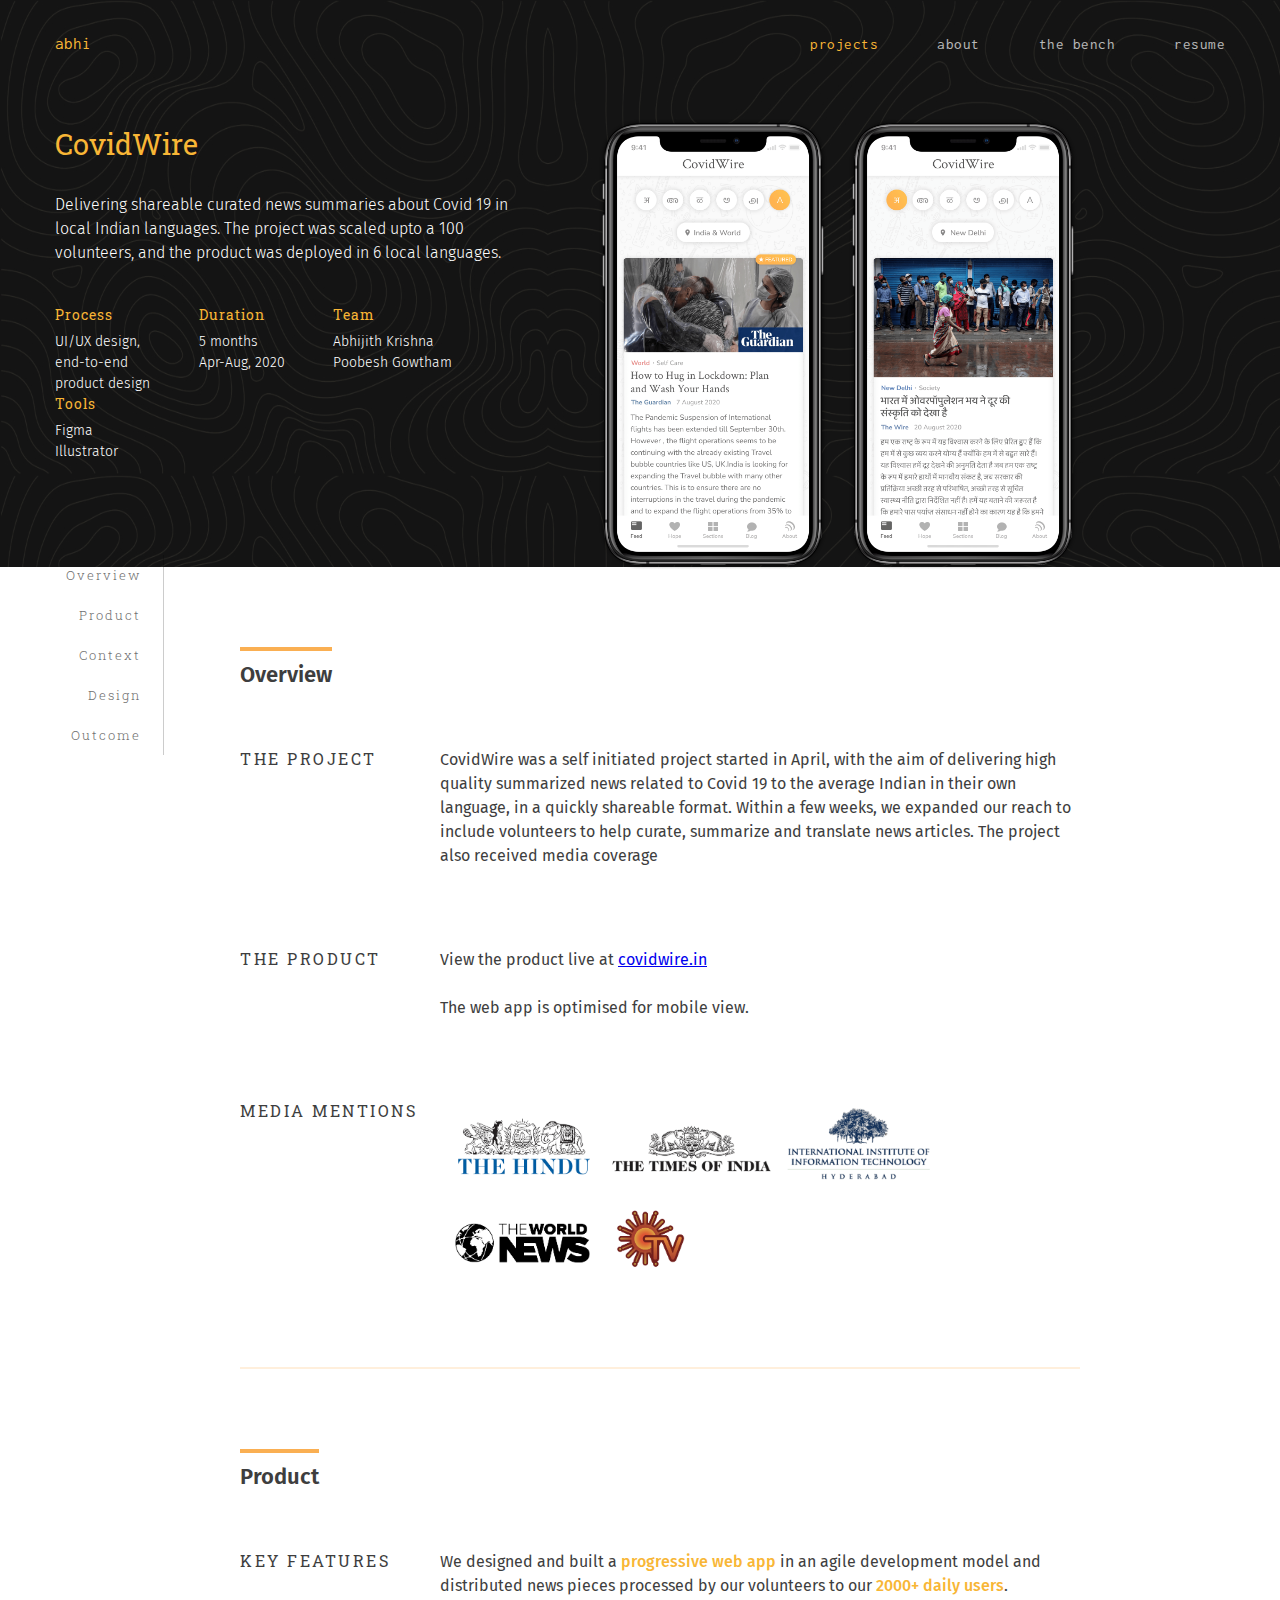
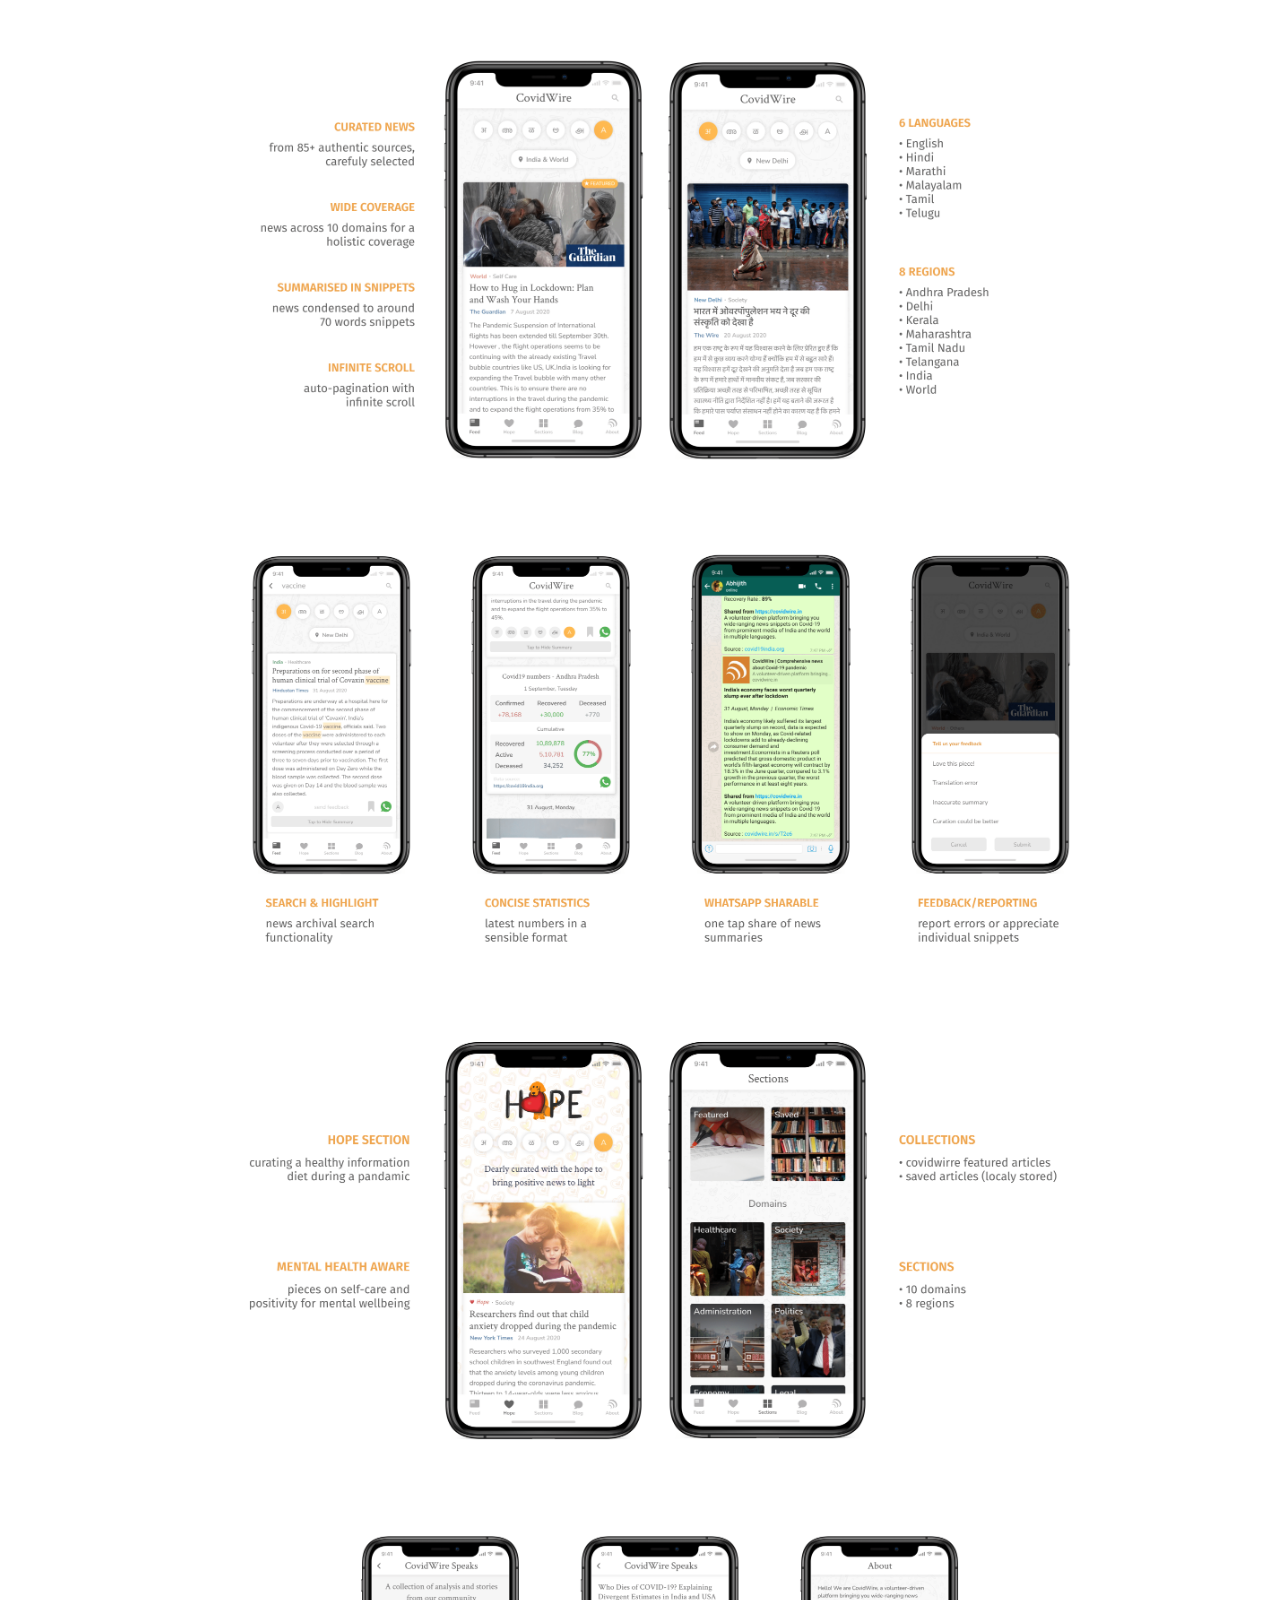
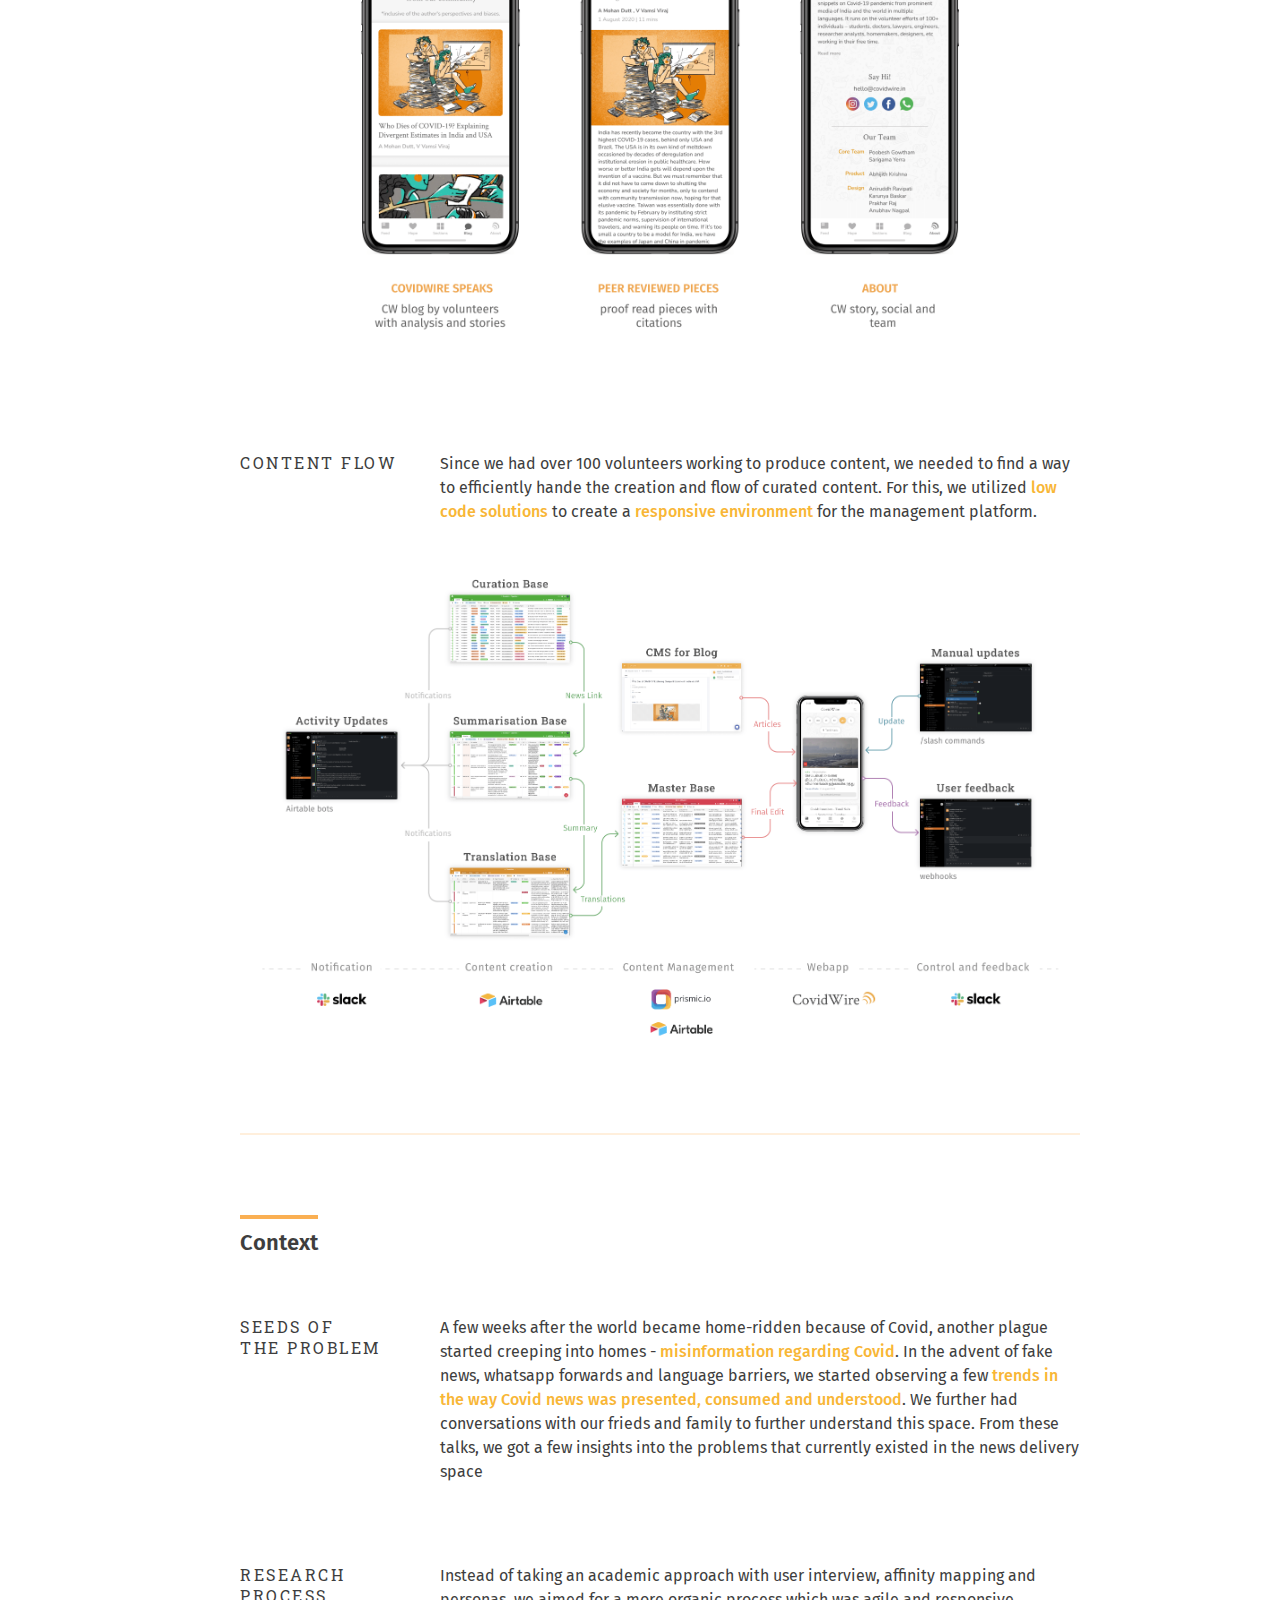
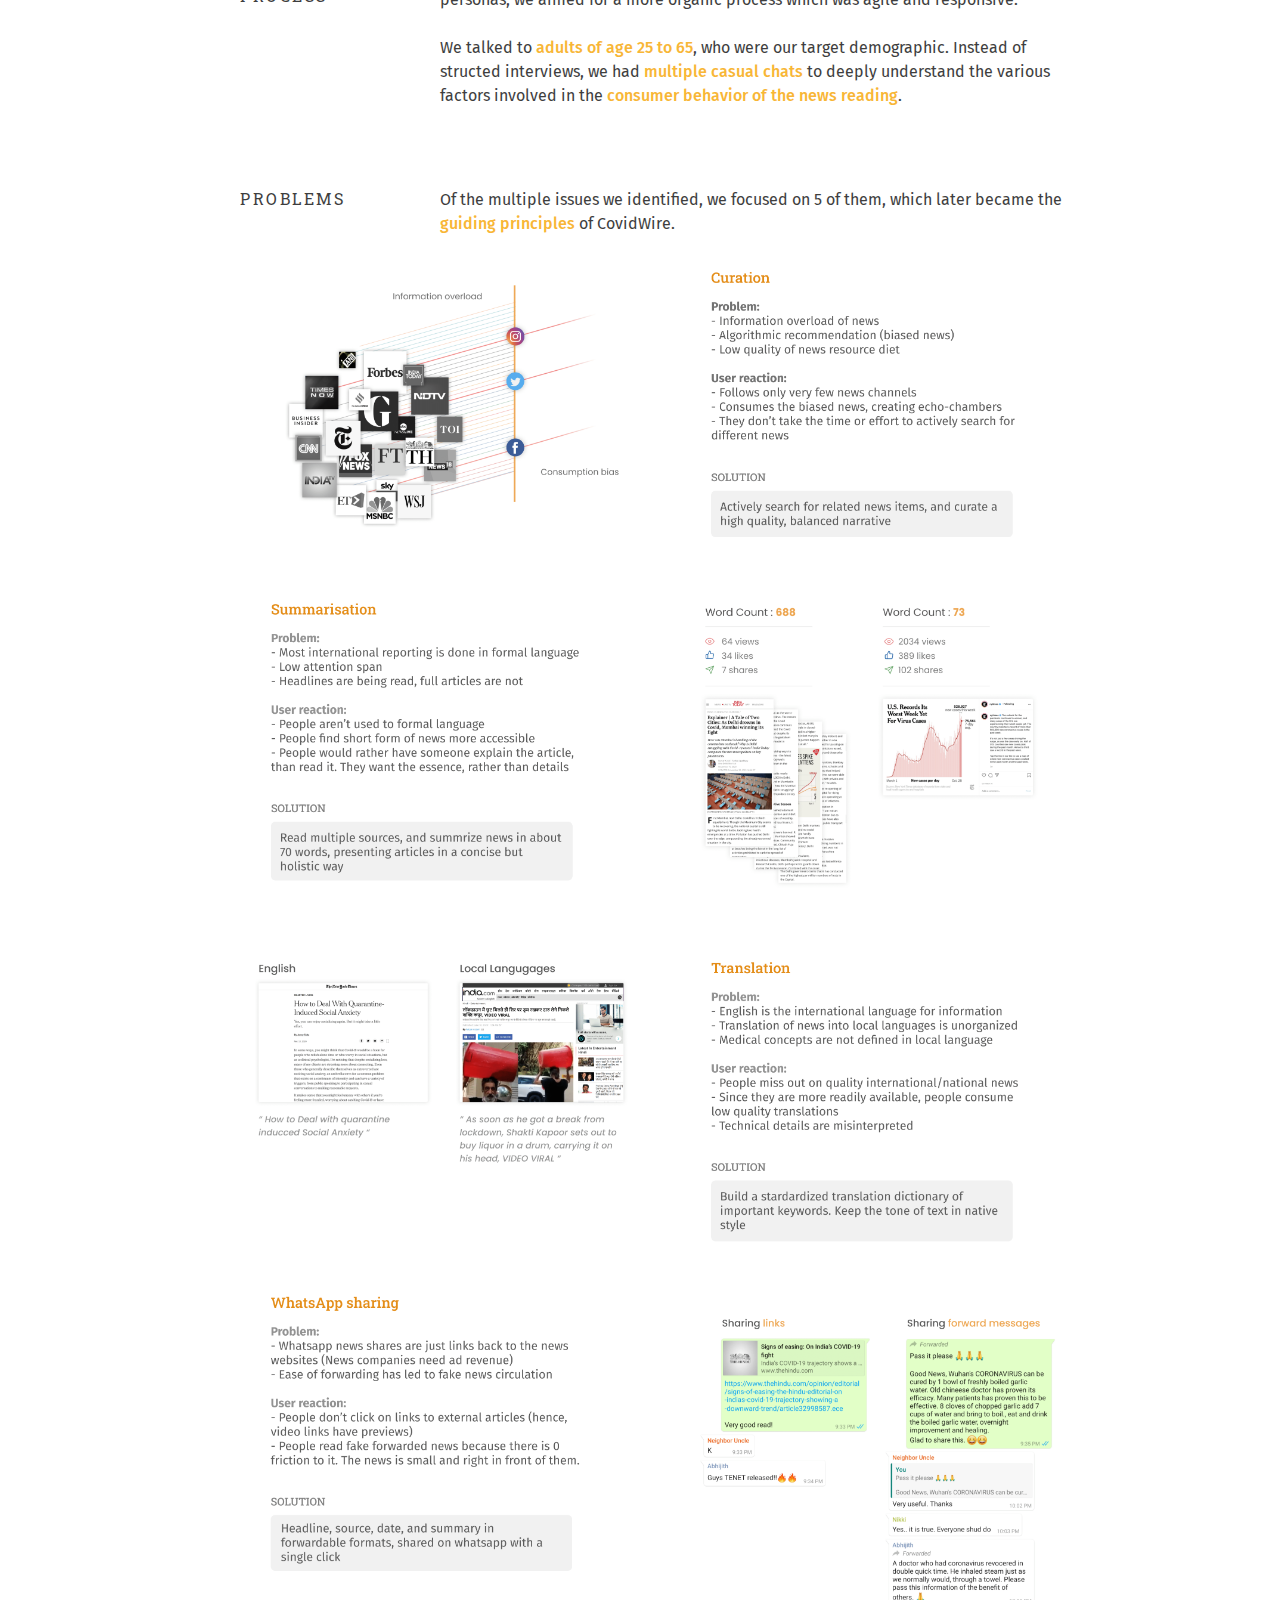
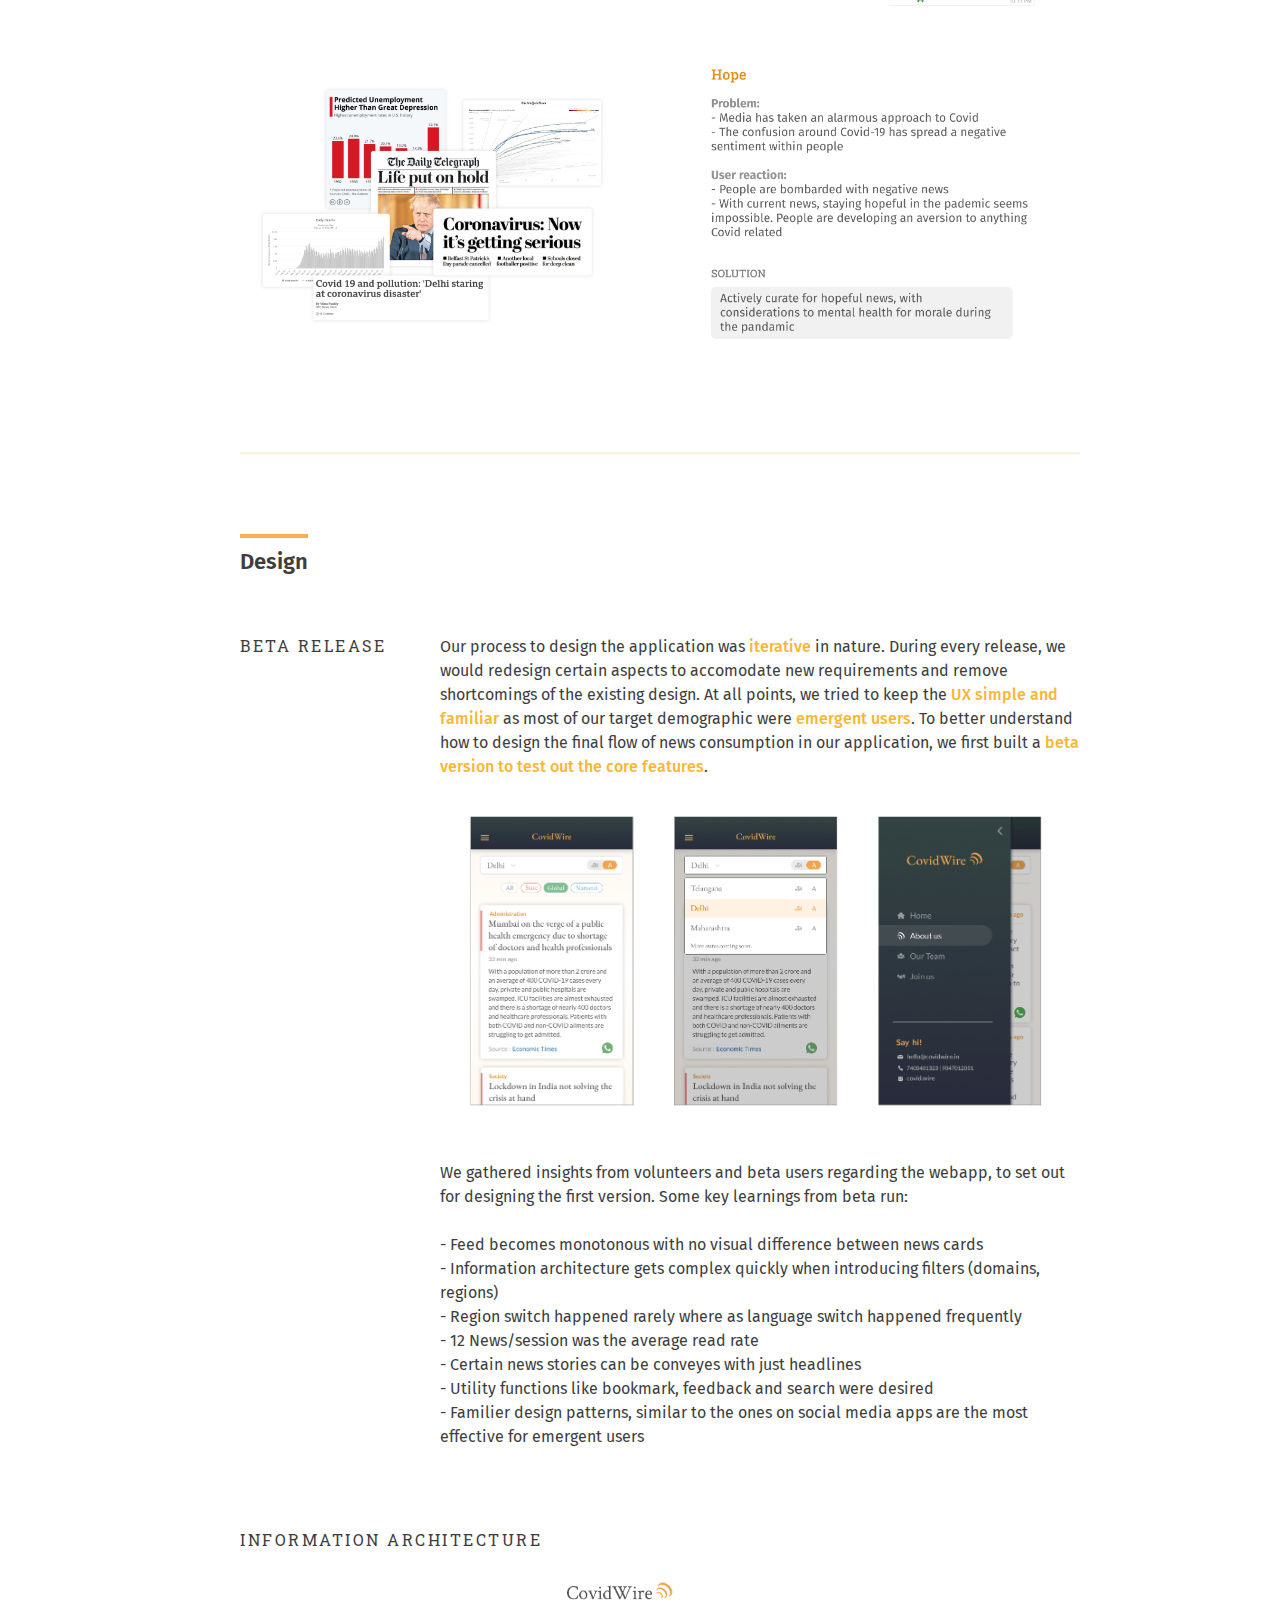
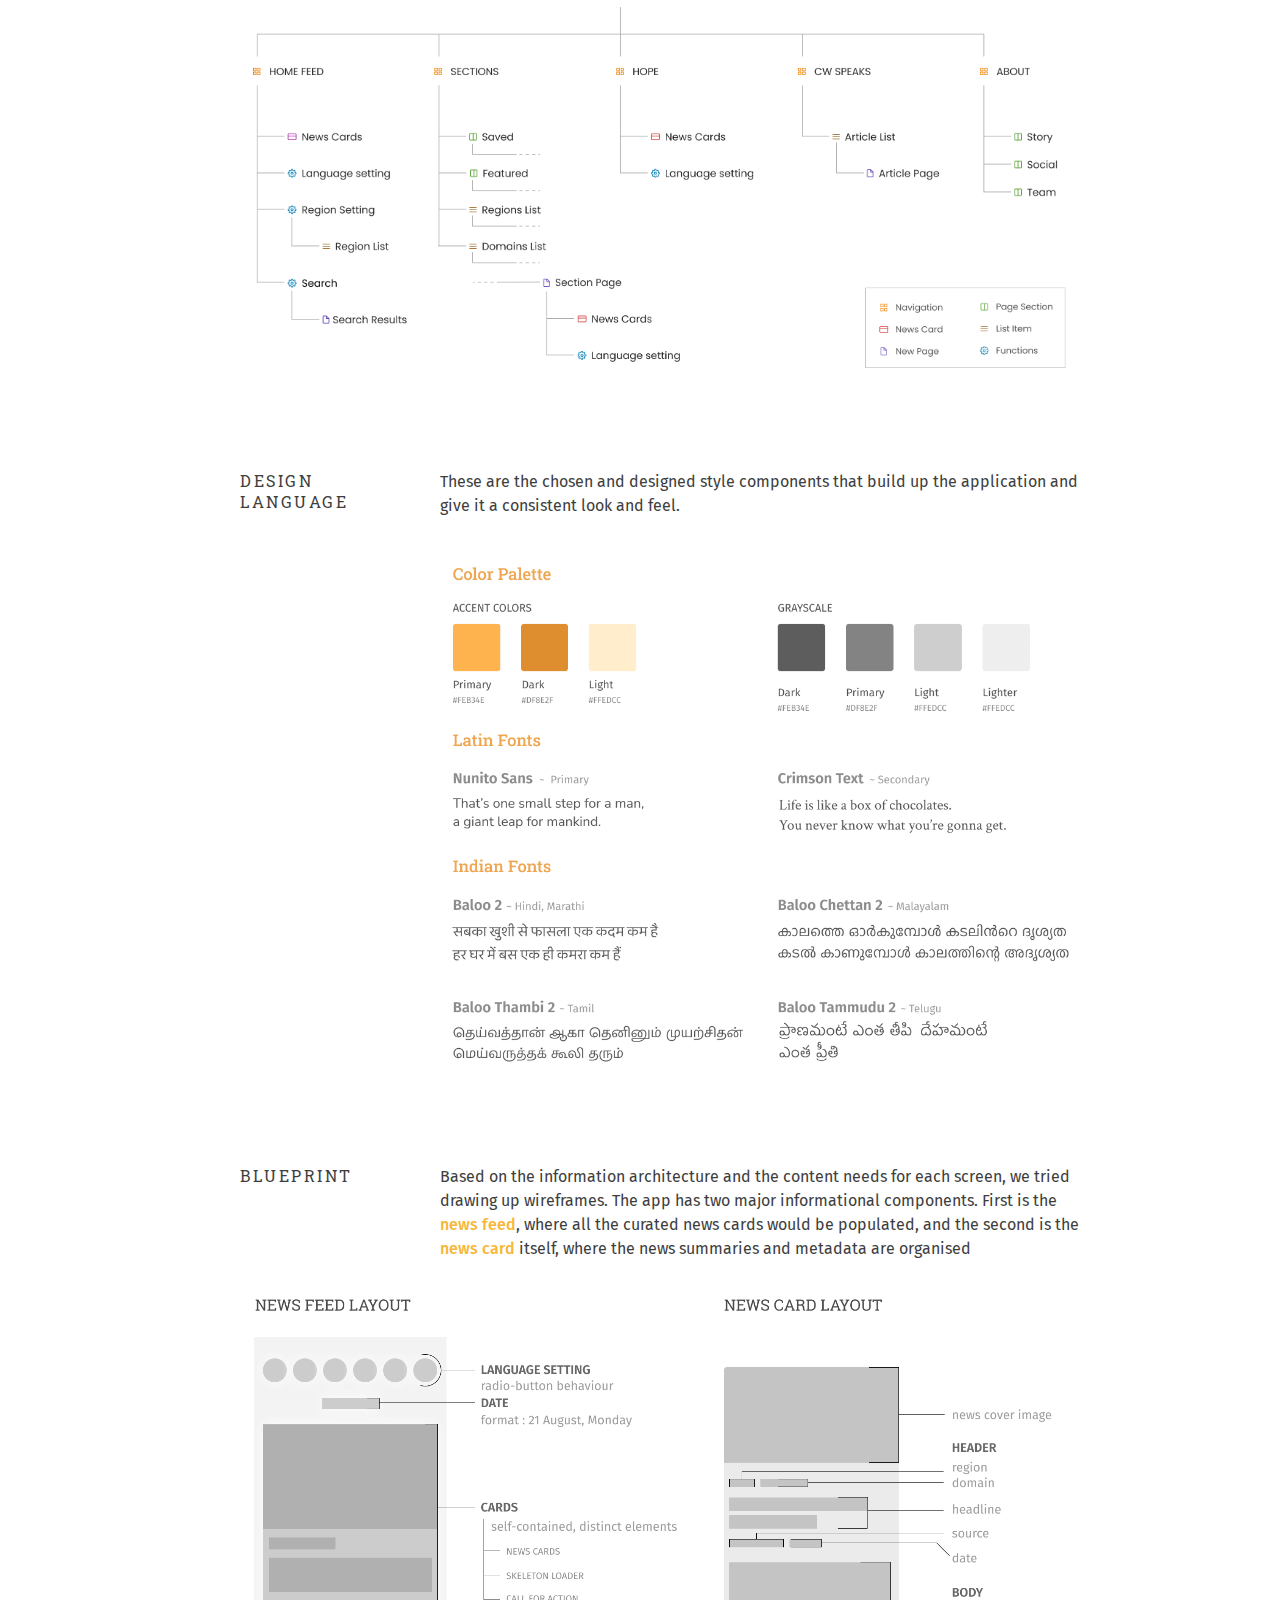
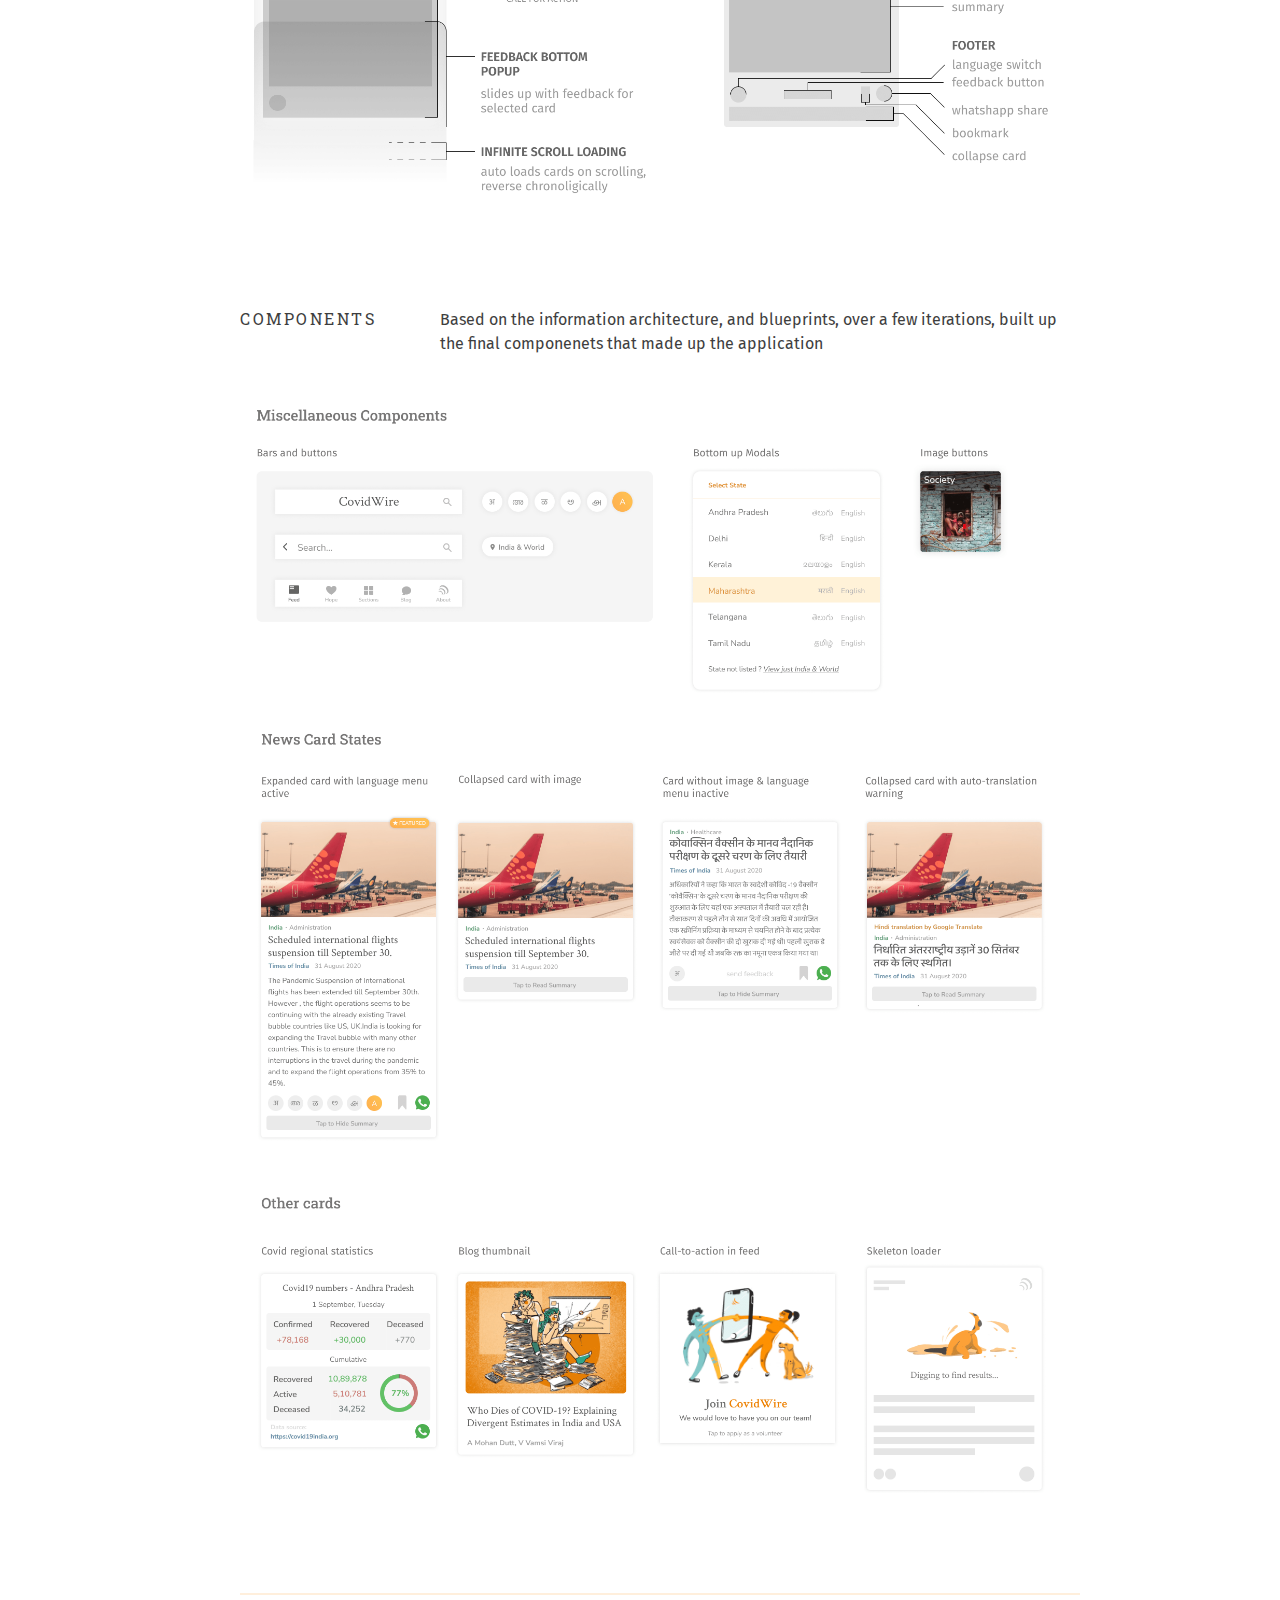
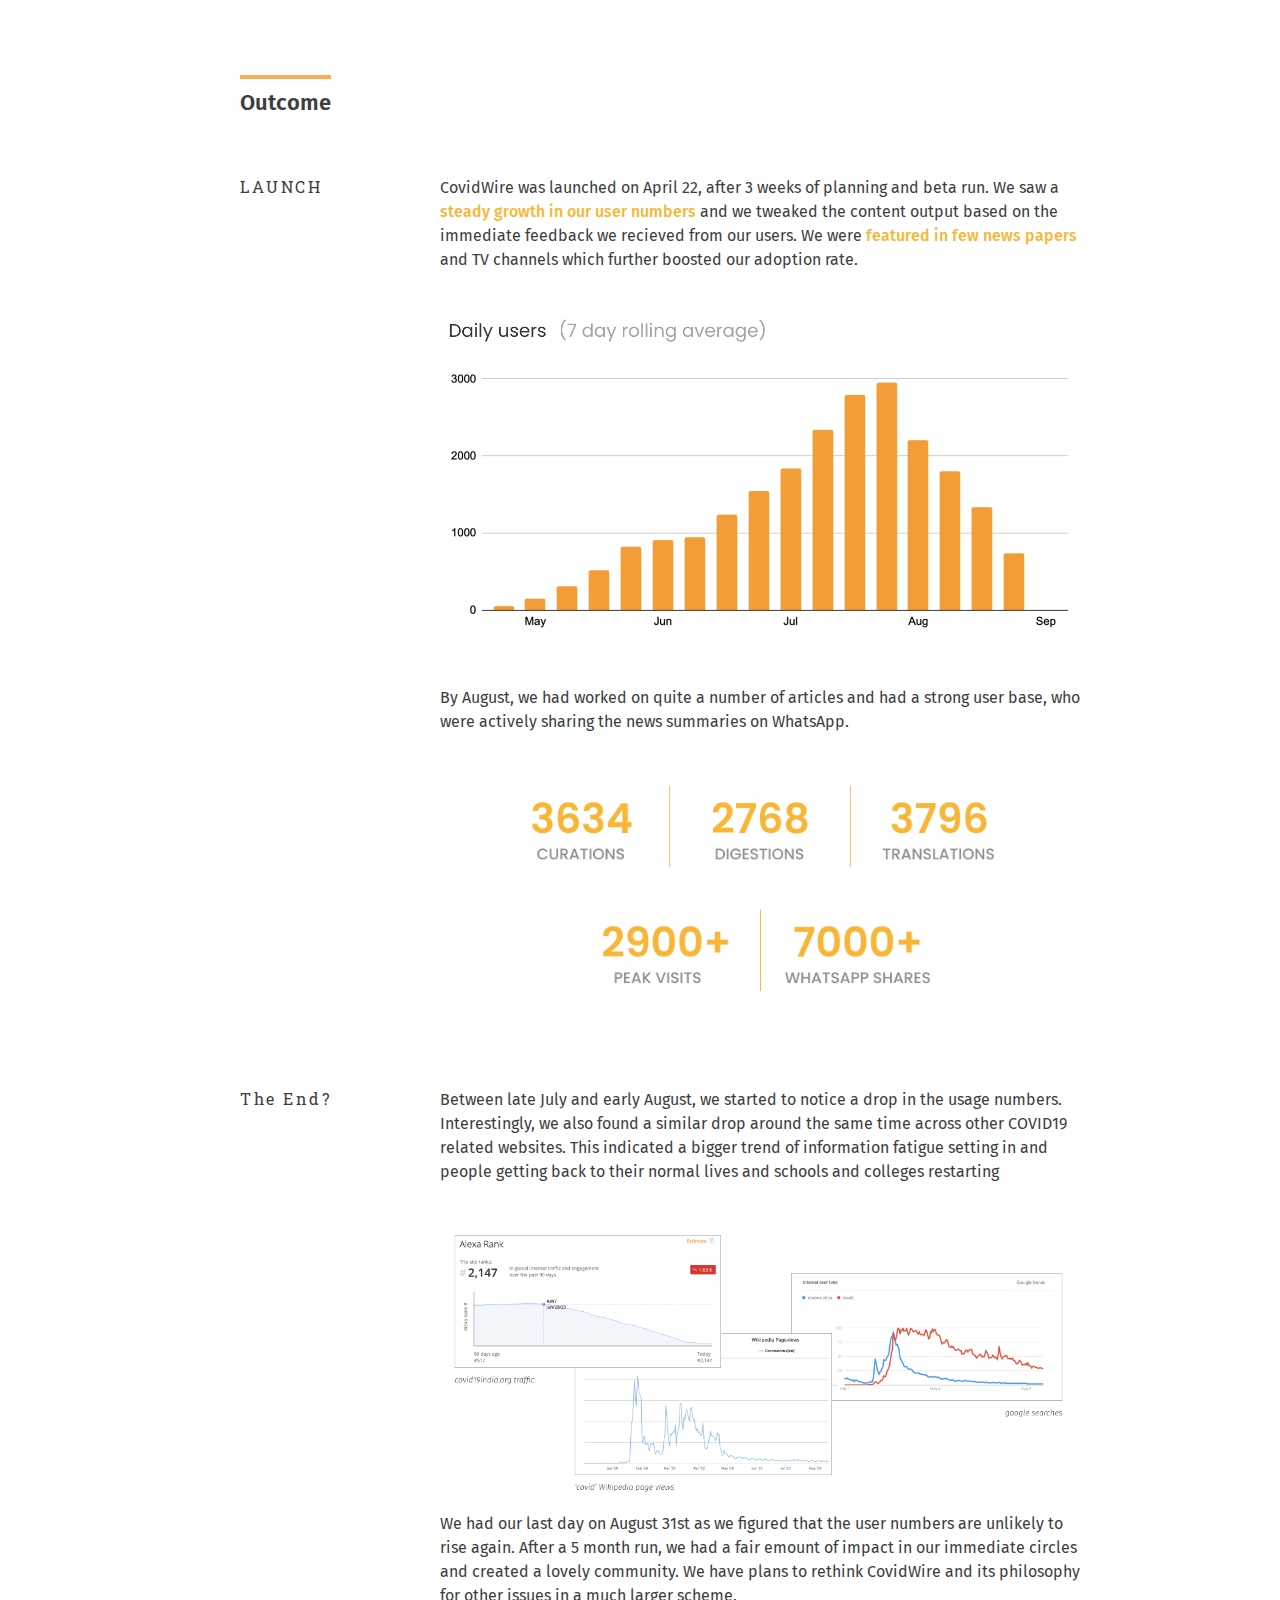
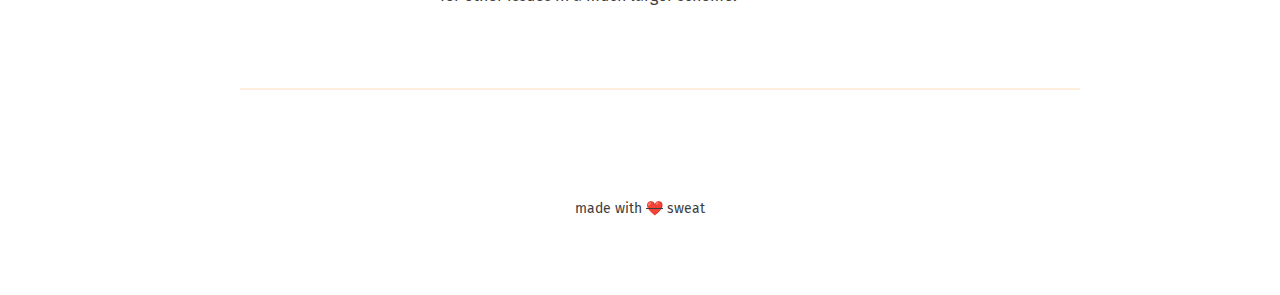
<file: projects/covidwire/index.html>
<!DOCTYPE html>
<html>
	<head>
		<meta charset="utf-8">
		<meta name="viewport" content="width=device-width, initial-scale=1">
		<link rel="shortcut icon" href="assets/fav.png" type="image/x-icon">
		<link rel="stylesheet" href="../../style.css">
		<link href="https://fonts.googleapis.com/css2?family=Fira+Sans:wght@300;400;500;600&family=Inconsolata&family=Roboto+Slab:wght@200;300;400;500;600&display=swap" rel="stylesheet">


	</head>
	
	<title>CovidWire | Abhijith Krishna</title>
	
	<body>

  		<div class="progress-container">
   	 		<div class="progress-bar" id="myBar"></div>
  		</div>

		<!--HEAD FOR EACH PROJECT-->
		<div class="project-head">
			
			<div class="nav-bar">
				<div id="abhi-nav"><a href="../../index.html" class="navss">abhi</a></div>
				<div id="nav-link-holder">
					<div class="nav-links nav-links-selected"><a href="/#ps1" class="navss">projects</a></div>
					<div class="nav-links"><a href="../../about.html" class="navss">about</a></div>
					<div class="nav-links"><a href="../../bench.html" class="navss">the bench</a></div>
					<div class="nav-links"><a href="assets/resume.pdf" target="_blank" class="navss">resume</a></div>
				</div>		
			</div>

			<div class="project-info">
				<div class="info-text">
					<div class="project-name">CovidWire</div>
					<div class="project-desc">Delivering shareable curated news summaries about Covid 19 in local Indian languages. The project was scaled upto a 100 volunteers, and the product was deployed in 6 local languages.</div>
					<div class="project-tags">
						<div class="tags" style="margin-right: 20px">
							<div class="tag-header">Process</div>
							<div class="tag-text">UI/UX design,<br>end-to-end product design</div>
						</div>
						<div class="tags">
							<div class="tag-header">Duration</div>
							<div class="tag-text">5 months<br>Apr-Aug, 2020</div>
						</div>
						<div class="tags" style="width: 120px">
							<div class="tag-header">Team</div>
							<div class="tag-text">Abhijith Krishna<br>Poobesh Gowtham</div>
						</div>
						<div class="tags">
							<div class="tag-header">Tools</div>
							<div class="tag-text">Figma<br>Illustrator</div>
						</div>
						
					</div>
				</div>
				<div class="project-head-image"><img src="./assets/cw1.png" width="250px" height="auto"><img src="./assets/cw2.png" width="250px" height="auto"></div>
			</div>
		</div>

		<!-- Project section Navigator -->
		<div class="navigator" id="nav-nav">
			<div onclick="goTo('section1')" class="project-links" id="section1-nav">Overview</div>
			<div onclick="goTo('section2')" class="project-links" id="section2-nav">Product</div>
			<div onclick="goTo('section3')" class="project-links" id="section3-nav">Context</div>
			<div onclick="goTo('section4')" class="project-links" id="section4-nav">Design</div>
			<div onclick="goTo('section5')" class="project-links" id="section5-nav">Outcome</div>
		</div>

		<!-- Section 1: Overview -->
		<div class="section" id="section1">
			<div class="section-head">Overview</div>

			<!-- The project -->
			<div class="body">
				<div class="body-title">THE PROJECT</div>
				<div class="body-content">
					<div class="body-text">CovidWire was a self initiated project started in April, with the aim of delivering high quality summarized news related to Covid 19 to the average Indian in their own language, in a quickly shareable format. Within a few weeks, we expanded our reach to include volunteers to help curate, summarize and translate news articles. The project also received media coverage</div>
				</div>
			</div>

			<!---CHALLENGE-->
			<div class="body">
				<div class="body-title">THE PRODUCT</div>
				<div class="body-content">
					<div class="body-text">View the product live at <a href="https://covidwire.in" target="_blank"> covidwire.in</a><br><br>The web app is optimised for mobile view. </div>
				</div>
			</div>

			<!-- Featured -->
			<div class="body">
				<div class="body-title">MEDIA MENTIONS</div>
				<div class="body-content">
					<a href="https://www.thehindu.com/news/cities/Hyderabad/young-minds-get-together-to-fight-misinformation/article32126502.ece" target="_blank"><img src="assets/feature-hindu.png" class="feature-image"></a>
					<a href="https://timesofindia.indiatimes.com/city/vijayawada/covid-19-students-launch-website-to-give-authentic-info-on-coronavirus/articleshow/76986480.cms" target="_blank"><img src="assets/feature-toi.png" class="feature-image"></a>
					<a href="https://blogs.iiit.ac.in/covidwire/" target="_blank"><img src="assets/feature-iiith.png" class="feature-image"></a>
					<a href="https://theworldnews.net/in-news/young-minds-get-together-to-fight-misinformation" target="_blank"><img src="assets/feature-twn.png" class="feature-image"></a>
					<a href="https://www.youtube.com/watch?v=rhzPnKNgwsM" target="_blank"><img src="assets/feature-sun.png" class="feature-image"></a>
				</div>	
			</div>	

		</div>

		<!-- Section 2: Product -->
		<div class="section" id="section2">
			<div class="section-head">Product</div>

			<!--KEY FETURES-->
			<div class="body">
				<div class="body-title">KEY FEATURES</div>
				<div class="body-content">
					<div class="body-text">We designed and built a <span class="bold-text">progressive web app</span> in an agile development model and distributed news pieces processed by our volunteers to our <span class="bold-text">2000+ daily users</span>.
					</div>
				</div>
				<img src="assets/webapp.png" style="width: 100%; margin-top: 40px;">
			</div>

			<!--CONTENT FLOW-->
			<div class="body">
				<div class="body-title">CONTENT FLOW</div>
				<div class="body-content">
					<div class="body-text">Since we had over 100 volunteers working to produce content, we needed to find a way to efficiently hande the creation and flow of curated content. For this, we utilized <span class="bold-text">low code solutions</span> to create a <span class="bold-text">responsive environment</span> for the management platform.</div>
				</div>
				<img src="assets/content-flow.png" style="width: 100%; margin-top: 40px;">
			</div>
		</div>

		<!-- Section 3: Context -->
		<div class="section" id="section3">
			<div class="section-head">Context</div>

			<!-- The beginning -->
			<div class="body">
				<div class="body-title">SEEDS OF<br>THE PROBLEM</div>
				<div class="body-content">
					<div class="body-text">A few weeks after the world became home-ridden because of Covid, another plague started creeping into homes - <span class="bold-text">misinformation regarding Covid</span>. In the advent of fake news, whatsapp forwards and language barriers,  we started observing a few <span class="bold-text">trends in the way Covid news was presented, consumed and understood</span>. We further had conversations with our frieds and family to further understand this space. From these talks, we got a few insights into the problems that currently existed in the news delivery space</div>
				</div>
			</div>

			<!-- Research Process -->
			<div class="body">
				<div class="body-title">RESEARCH<br>PROCESS</div>
				<div class="body-content">
					<div class="body-text">Instead of taking an academic approach with user interview, affinity mapping and personas, we aimed for a more organic process which was agile and responsive.<br><br>We talked to <span class="bold-text">adults of age 25 to 65</span>, who were our target demographic. Instead of structed interviews, we had <span class="bold-text">multiple casual chats</span> to deeply understand the various factors involved in the <span class="bold-text">consumer behavior of the news reading</span>.</div>
				</div>
			</div>

			<!-- Problems -->
			<div class="body">
				<div class="body-title">PROBLEMS</div>
				<div class="body-content">
					<div class="body-text">Of the multiple issues we identified, we focused on 5 of them, which later became the <span class="bold-text">guiding principles</span> of CovidWire.</div>
				</div>
				<img src="assets/problems.png" style="width: 100%">
			</div>
		</div>

		<!-- Section 4: Design -->
		<div class="section" id="section4">
			<div class="section-head">Design</div>

			<!-- Beta Release -->
			<div class="body">
				<div class="body-title">BETA RELEASE</div>
				<div class="body-content">
					<div class="body-text">Our process to design the application was <span class="bold-text">iterative</span> in nature. During every release, we would redesign certain aspects to accomodate new requirements and remove shortcomings of the existing design. At all points, we tried to keep the <span class="bold-text">UX simple and familiar</span> as most of our target demographic were <span class="bold-text">emergent users</span>. To better understand how to design the final flow of news consumption in our application, we first built a <span class="bold-text">beta version to test out the core features</span>.</div>
					<img src="assets/beta.png" style="width: 100%">
					<div class="body-text">We gathered insights from volunteers and beta users regarding the webapp, to set out for designing the first version. Some key learnings from beta run:<br><br> - Feed becomes monotonous with no visual difference between news cards<br> - Information architecture gets complex quickly when introducing filters (domains, regions)<br> - Region switch happened rarely where as language switch happened frequently<br> - 12 News/session was the average read rate<br> - Certain news stories can be conveyes with just headlines<br> - Utility functions like bookmark, feedback and search were desired<br> - Familier design patterns, similar to the ones on social media apps are the most effective for emergent users</div>
				</div>
			</div>

			<!-- Information Architecture -->
			<div class="body">
				<div class="body-title">INFORMATION ARCHITECTURE</div>
				<img src="assets/architecture.png" style="width: 100%; margin-top: 20px;">
			</div>

			<!-- Design Language -->
			<div class="body">
				<div class="body-title">DESIGN<br>LANGUAGE</div>
				<div class="body-content">
					<div class="body-text">These are the chosen and designed style components that build up the application and give it a consistent look and feel.</div>
					<img src="assets/guide-short.png" style="width: 100%; margin-top: 40px;">
				</div>
			</div>

			<!-- Blueprint -->
			<div class="body">
				<div class="body-title">BLUEPRINT</div>
				<div class="body-content">
					<div class="body-text">Based on the information architecture and the content needs for each screen, we tried drawing up wireframes. The app has two major informational components. First is the <span class="bold-text">news feed</span>, where all the curated news cards would be populated, and the second is the <span class="bold-text">news card</span> itself, where the news summaries and metadata are organised</div>
				</div>
				<img src="assets/blueprint.png" style="width: 100%; margin-top: 20px;">
			</div>

			<!-- Components -->
			<div class="body">
				<div class="body-title">COMPONENTS</div>
				<div class="body-content">
					<div class="body-text">Based on the information architecture, and blueprints, over a few iterations, built up the final componenets that made up the application</div>
				</div>
				<img src="assets/components.png" style="width: 100%; margin-top: 20px;">
			</div>
		</div>	

		<!-- Section 5: Outcome -->
		<div class="section" id="section5">
			<div class="section-head">Outcome</div>

			<!-- Launch -->
			<div class="body">
				<div class="body-title">LAUNCH</div>
				<div class="body-content">
					<div class="body-text">CovidWire was launched on April 22, after 3 weeks of planning and beta run. We saw a <span class="bold-text">steady growth in our user numbers</span> and we tweaked the content output based on the immediate feedback we recieved from our users. We were <span class="bold-text">featured in few news papers</span> and TV channels which further boosted our adoption rate.</div>
					<img src="assets/growth.png" style="width: 100%; margin-top: 40px; margin-bottom: 40px;">
					<div class="body-text">By August, we had worked on quite a number of articles and had a strong user base, who were actively sharing the news summaries on WhatsApp.</div>
					<img src="assets/numbers.png" style="width: 100%; margin-top: 40px;">
				</div>
			</div>

			<!-- The End? -->
			<div class="body">
				<div class="body-title">The End?</div>
				<div class="body-content">
					<div class="body-text">Between late July and early August, we started to notice a drop in the usage numbers. Interestingly, we also found a similar drop around the same time across other COVID19 related websites. This indicated a bigger trend of information fatigue setting in and people getting back to their normal lives and schools and colleges restarting</div>
					<img src="assets/trends.png" style="width: 100%; margin-top: 40px;">
					<div class="body-text">We had our last day on August 31st as we figured that the user numbers are unlikely to rise again. After a 5 month run, we had a fair emount of impact in our immediate circles and created a lovely community. We have plans to rethink CovidWire and its philosophy for other issues in a much larger scheme.</div>
				</div>
			</div>

		</div>	

		<div class="footer"><span style="top: 30px; position: relative;">made with <strike>❤️</strike> sweat</span>
		</div>


		<script type="text/javascript">


			window.onscroll = function() {myFunction()};
			function myFunction() {
			  var winScroll = document.body.scrollTop || document.documentElement.scrollTop;
			  var height = document.documentElement.scrollHeight - document.documentElement.clientHeight;
			  var scrolled = (winScroll / height) * 100;
			  document.getElementById("myBar").style.width = scrolled + "%";
			}

			var hashList = ["section1", "section2", "section3", "section4", "section5"];

			window.addEventListener('scroll', ()=>{
	            const curr = document.documentElement.scrollTop
	            if (curr>475){
	            	document.getElementById('nav-nav').style.position = 'fixed'
	            	document.getElementById('nav-nav').style.top = '80px';
	            }
	            else{
	            	document.getElementById('nav-nav').style.position = 'absolute'
	            	document.getElementById('nav-nav').style.top = '555px';
	            }
	            const sortedHash = hashList.map(x=>(
	                [x,curr-document.getElementById(x).offsetTop+81]
	            )).filter(x=>x[1]>0).sort((a,b)=>(a[1]<b[1]?-1:1))

	            if(sortedHash.length>0)setCurrHash(sortedHash[0][0])
	            else setCurrHash('')
	            	
        	})

        	function setCurrHash(hash){
        		var h = document.getElementsByClassName("project-links-selected")
        		if(h.length > 0)
        		h[0].classList.remove("project-links-selected")

        		if(hash==='')return;

        		var e = document.getElementById(hash+"-nav")
        		e.classList.add("project-links-selected")
        	}

        	function goTo(hash){
        		const pos = document.getElementById(hash).offsetTop-80
        		window.scroll({
				  top: pos, 
				  left: 0, 
				  behavior: 'smooth'
				});
        		console.log(hash,pos)
        	}
		</script>



	</body>

</html>
</file>
<file: style.css>
html, body {
	margin: 0;
	overflow-x: hidden;
	scrollbar-width: none;
	background-color: #fff;
}


:root {
  --notblack: #3E3E3E;
  --myyellow: #F8B636;
  --isitgrey: #717171;
}

::-webkit-scrollbar {
    display: none;
}

#pass {
  width: 75%;
  padding: 12px 20px;
  margin: 8px 0;
  display: inline-block;
  border: 2px solid #F8B636;
  border-radius: 4px;
  box-sizing: border-box;
  margin-top: 15px;
}

#butt {
  width: 50%;
  height: 40px;
  background-color: #F8B636;
  color: white;
  padding: 0px 20px;
  margin: 8px 0;
  border: none;
  border-radius: 4px;
  cursor: pointer;
}

#butt:hover { 
	background-color: #dba02e;
}

/* The progress container (grey background) */
.progress-container {
  position: fixed;
  top: 0;
  z-index: 1;
  width: 100%;
  height: 8px;
  background: rgba(0, 0, 0, 0);
}

/* The progress bar (scroll indicator) */
.progress-bar {
  height: 4px;
  border-radius: 10px;
  background: var(--myyellow);
  width: 0%;
}

.project-head {
	width: 100vw;
	height: 63vh;
	background-image: url("assets/project_head.jpg");
	background-size: 100vw 475px;
	margin-bottom: 80px;
	color: white;
}

.footer {
	margin-bottom: 0px;
	width: 100vw;
	height: 125px;
	font-family: 'Fira Sans', sans-serif;
	font-weight: 400;
	font-size: 14px;
	color: var(--notblack);
	text-align: center;
}

.bold-text {
	color: var(--myyellow);
	font-weight: 500;
}

.nav-bar{
	width: 100vw;
	height: 80px;
	font-family: Inconsolata;
	font-style: normal;
	font-weight: 400;
	font-size: 16.5px;
}

#abhi-nav {
	display: inline-block;
	float: left;
	margin-left: 55px;
	margin-top: 35px;
	color: var(--myyellow); 
}

#nav-link-holder {
	float: right;
	display: inline-block;
	margin-right: 55px;
	margin-top: 35px;
}

.nav-links {
	display: inline;
	padding-left: 50px;
	opacity: 0.7;
	font-size: 15px;
	letter-spacing: 0.5px;
}

.navss {
    color: inherit;
    text-decoration: none;
}

.navss:hover 
{
     color: var(--myyellow); 
     text-decoration:none; 
     cursor:pointer;  
}

.nav-links-selected {
	color: var(--myyellow); 
	opacity: 1;
}

.project-info {
	margin-top: 45px;
}

.info-text {
	width: 37vw;
	display: inline-block;
	float: left;
	margin-left: 55px;
}

.project-name {
	font-family: 'Roboto Slab', serif;
	font-style: normal;
	font-weight: normal;
	font-size: 29px;
	color: var(--myyellow);
}

.project-head-image {
	display: inline-block;
	float: right;
	margin-right: 15vw;
	margin-top: -20px;
}

.project-desc {
	margin-top: 30px;
	font-family: 'Fira Sans', sans-serif;
	font-weight: 300;
	font-size: 16px;
	line-height: 150%;
}

.project-tags {
	margin-top: 40px;
}

.tags {
	vertical-align: top;
	display: inline-block;
	margin-right: 30px;
	width: 100px;
}
.tags:first-of-type {
	width: 120px;
}

.tags:last-of-type {
	margin-right: 0px;
	width: 100px;
}

.tag-header {
	font-family: 'Roboto Slab', serif;
	font-style: normal;
	font-weight: normal;
	color: var(--myyellow);
	font-size: 14px;
	letter-spacing: 1px;
}

.tag-text {
	margin-top: 7px;
	font-family: 'Fira Sans', sans-serif;
	font-weight: 300;
	font-size: 14px;
	line-height: 150%;
}

.navigator {
	position: absolute;
	width: 11vw;
	height: max-content;
	top: 555px;
	border-right: 1.5px solid rgba(0, 0, 0, .2);
	padding-right: 22px;
	text-align: right;
}

.project-links {
	line-height: 40px;
	height: 40px;
	font-family: 'Roboto Slab', serif;
	font-weight: 300;
	font-size: 13px;
	color: var(--isitgrey);
	letter-spacing: 2px;
	text-align: right;
	cursor: pointer;
}

.project-links-selected {
	color: var(--myyellow);
	font-weight: 600;
}

.section {
	min-height: 80vh;
	margin-left: 18.75vw;
	height: max-content;
	width: max-content;
	margin-bottom: 80px;
	border-bottom: 2px solid rgba(255, 175, 82, .2);
}

.section-head {
	font-family: Fira Sans;
	font-weight: 600;
	font-size: 22px;
	width: max-content;
	color: var(--notblack);
	border-top: 4px solid #FAAF52;
	padding-top: 10px;
	margin-bottom: 60px;
}

.body {
	margin-bottom: 80px;
	width: 65.625vw;
	overflow: auto;	
}

.body-title {
	display: inline-block;
	float: left;
	margin-left: 0px;
	width: auto;
	font-family: 'Roboto Slab', serif;
	font-style: normal;
	font-weight: normal;
	font-size: 16px;
	color: var(--notblack);
	letter-spacing: 2.5px;
}

.body-content {
	display: inline-block;
	float: right;
	margin-right: 0px;
	width: 50vw;
	font-family: 'Fira Sans', sans-serif;
	font-weight: 400;
	font-size: 16px;
	line-height: 150%;
	color: var(--notblack);
}

.feature-image {
	display: inline-block;;
	height: 93px;
	float: left;
	transition-duration: 0.3s;
}

.feature-image:hover {
	transform: scale(1.05);
}

.body-content-full {
	display: block;
	font-family: 'Fira Sans', sans-serif;
	font-weight: 300;
	font-size: 14px;
	line-height: 150%;
}

.img-two {
	display: inline-block;
	overflow: hidden;
	float: left;
	width: 16vw;
	height: 400px;
}

/*.img-two:first-of-type {
	margin-right: 3.75vw;
}*/

.img-two img {
	width: 500px;
	margin-left: -130px;
	margin-top: -50px;
}


.blocks {
	margin-top: 50px;
	width: 64vw;
	height: 400px;
	font-family: 'Fira Sans', sans-serif;
	font-style: normal;
	font-weight: 300;
	font-size: 16px;
	color: var(--notblack);	
}

.body-text-2 {
	display: inline-block;
	float: left;
	width: 16vw;
	text-align: left;
	padding-top: 250px;
}

.column-2 {
	margin-top: 40px;
	display: inline-block;
	float: left;
	width: 23vw;
	text-align: left;
}

.blocks span {
	font-weight: 600;
	font-size: 17px;
}

.body-text-2:first-of-type {
	margin-right: 1vw;
}

.img-full {
	margin-top: 50px;
	margin-bottom: 50px;
}

.img-full img {
	width: 100vw;
	height: auto;
}
</file>
